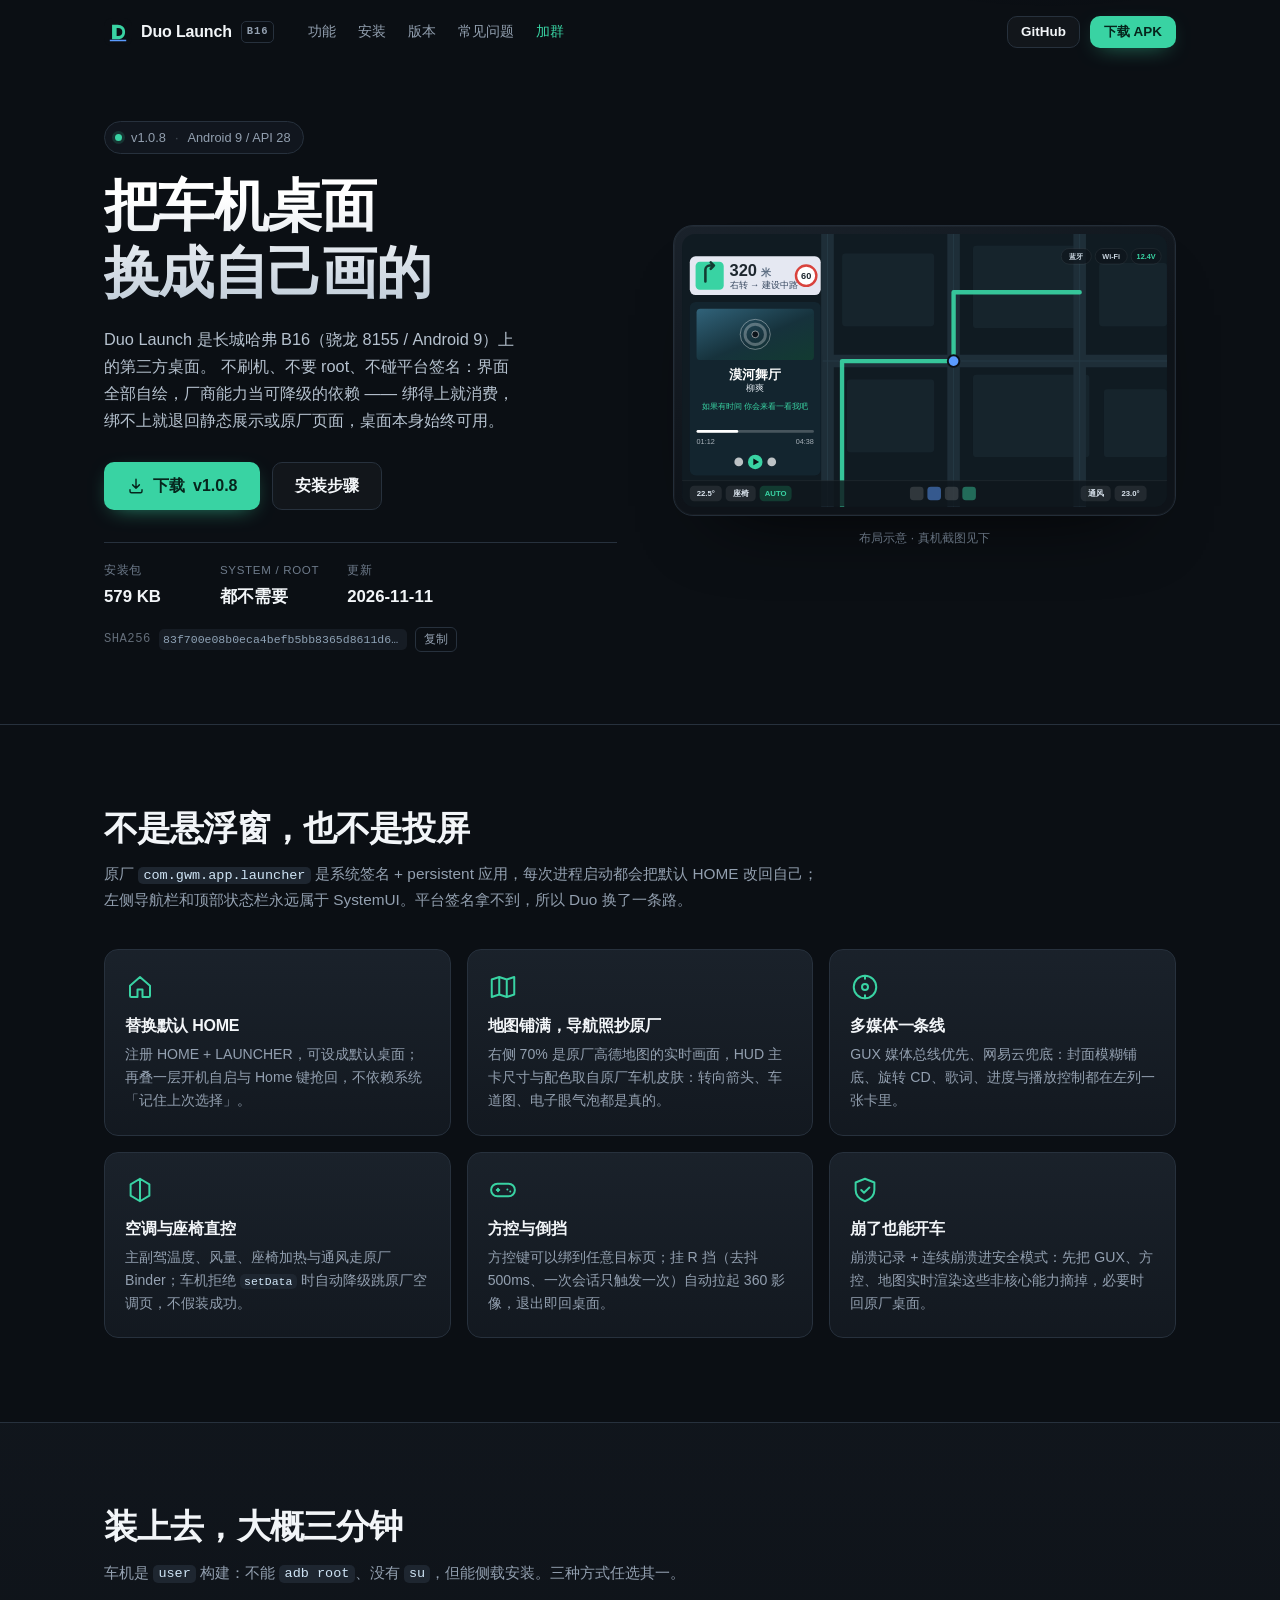
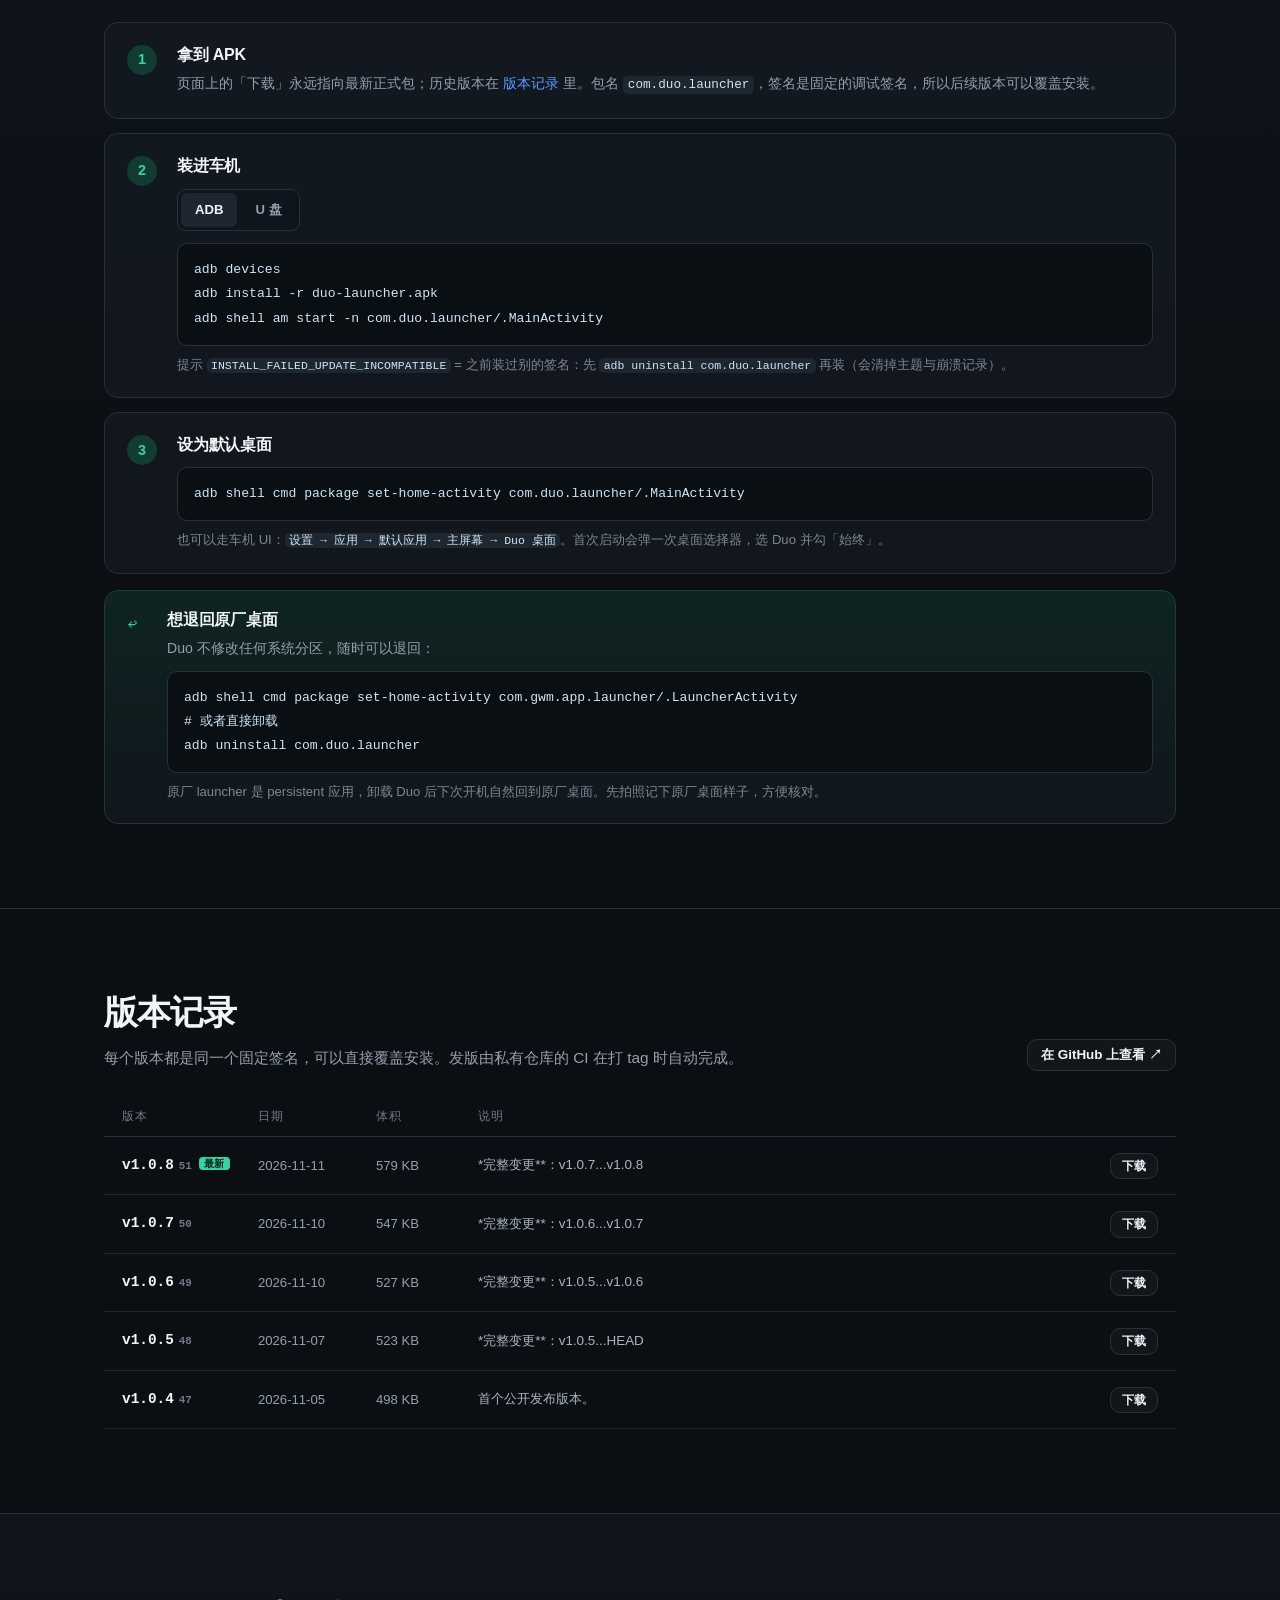
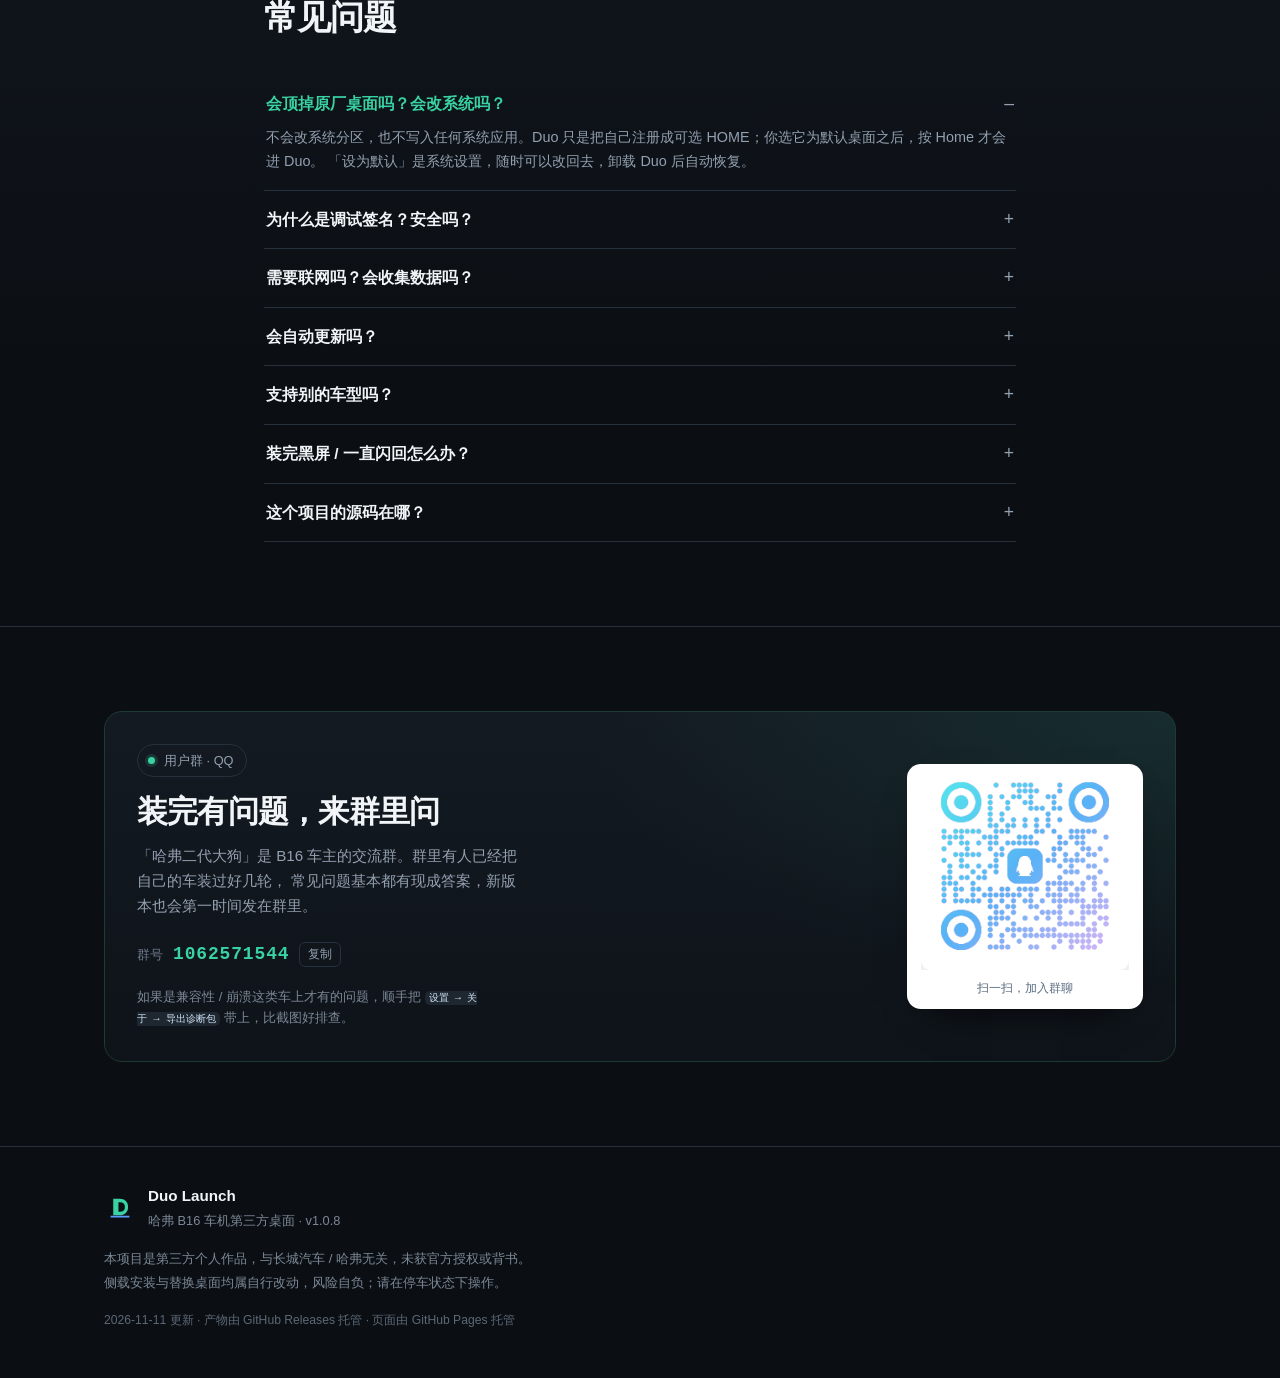
<file: index.html>
<!DOCTYPE html>
<html lang="zh-CN">
<head>
<meta charset="utf-8">
<meta name="viewport" content="width=device-width, initial-scale=1, viewport-fit=cover">
<title>Duo Launch · 哈弗 B16 车机第三方桌面</title>
<meta name="description" content="Duo Launch 是长城哈弗 B16 车机（Android 9 / 骁龙 8155）上的第三方桌面：界面全部自绘，不要 root、不碰平台签名，可替换默认 HOME。这里提供 APK 下载与安装说明。">
<meta name="theme-color" content="#0B0F14">
<meta name="color-scheme" content="dark">
<!-- 相对路径：站点放在 <账号>.github.io/<仓库>/ 或自定义域名根目录都能用，改域名不用改页面。 -->
<link rel="icon" href="assets/icon.svg" type="image/svg+xml">
<link rel="apple-touch-icon" href="assets/icon.svg">
<link rel="stylesheet" href="assets/style.css">
</head>
<body>

<a class="skip" href="#main">跳到正文</a>

<header class="nav" id="nav">
  <div class="wrap nav-in">
    <a class="brand" href="#top" aria-label="Duo Launch 首页">
      <img class="brand-mark" src="assets/icon.svg" alt="" width="28" height="28">
      <span class="brand-name">Duo Launch</span>
      <span class="brand-tag">B16</span>
    </a>
    <nav class="nav-links" aria-label="页面导航">
      <a href="#features">功能</a>
      <a href="#install">安装</a>
      <a href="#releases">版本</a>
      <a href="#faq">常见问题</a>
      <a href="#community">加群</a>
    </nav>
    <div class="nav-act">
      <a class="btn btn-ghost btn-sm" data-gh-link href="https://github.com/" rel="noopener">GitHub</a>
      <a class="btn btn-primary btn-sm" data-latest-apk href="https://github.com/">下载 APK</a>
    </div>
  </div>
</header>

<main id="main">

<!-- ───────────────────────────── hero ───────────────────────────── -->
<section class="hero" id="top">
  <div class="wrap hero-grid">
    <div class="hero-copy">
      <p class="eyebrow">
        <span class="dot"></span>
        <span data-field="version">最新版本</span>
        <span class="sep">·</span>
        <span>Android 9 / API 28</span>
      </p>

      <h1>把车机桌面<br>换成自己画的</h1>

      <p class="lede">
        Duo Launch 是长城哈弗 B16（骁龙 8155 / Android 9）上的第三方桌面。
        不刷机、不要 root、不碰平台签名：界面全部自绘，厂商能力当可降级的依赖 ——
        绑得上就消费，绑不上就退回静态展示或原厂页面，桌面本身始终可用。
      </p>

      <div class="cta-row">
        <a class="btn btn-primary btn-lg" data-latest-apk href="https://github.com/">
          <svg viewBox="0 0 24 24" aria-hidden="true"><path d="M12 3v12m0 0 4.5-4.5M12 15l-4.5-4.5M4 17v2a2 2 0 0 0 2 2h12a2 2 0 0 0 2-2v-2"/></svg>
          下载 <span data-field="version-short">最新版</span>
        </a>
        <a class="btn btn-ghost btn-lg" href="#install">安装步骤</a>
      </div>

      <dl class="stats">
        <div><dt>安装包</dt><dd data-field="size">≈ 360 KB</dd></div>
        <div><dt>system / root</dt><dd>都不需要</dd></div>
        <div><dt>更新</dt><dd data-field="updated">—</dd></div>
      </dl>

      <p class="hash-line">
        <span class="hash-label">SHA256</span>
        <code data-field="sha256">发布后自动生成</code>
        <button class="copy" type="button" data-copy="sha256" title="复制校验和">复制</button>
      </p>
    </div>

    <!-- 界面示意：纯 CSS/SVG 画的比例图，不是截图，但结构 1:1 对齐真机布局 -->
    <div class="hero-visual">
      <div class="device">
        <!-- 布局示意：一条 SVG 画完整块车机屏幕（viewBox 1000×562），
             缩放由 viewBox 决定，不依赖字体/容器查询，任何宽度下比例都一致。 -->
        <svg class="dash" viewBox="0 0 1000 562" role="img"
             aria-label="Duo Launch 桌面布局示意：左列导航信息栏与多媒体卡，右侧原厂地图铺满，底部快捷栏与空调条，右上角系统状态与蓄电池电压。">
          <defs>
            <linearGradient id="coverGrad" x1="0" y1="0" x2="1" y2="1">
              <stop offset="0" stop-color="#31637A"/>
              <stop offset=".55" stop-color="#16323C"/>
              <stop offset="1" stop-color="#123B31"/>
            </linearGradient>
          </defs>

          <!-- 地图底 -->
          <rect width="1000" height="562" fill="#101B22"/>
          <g fill="#16242C">
            <rect x="330" y="40" width="190" height="150" rx="7"/>
            <rect x="600" y="24" width="230" height="170" rx="7"/>
            <rect x="860" y="60" width="140" height="130" rx="7"/>
            <rect x="340" y="300" width="180" height="150" rx="7"/>
            <rect x="600" y="290" width="240" height="170" rx="7"/>
            <rect x="870" y="320" width="130" height="140" rx="7"/>
          </g>
          <g stroke="#1E2E38" stroke-width="26" fill="none">
            <path d="M300 -20 V600"/>
            <path d="M560 -20 V600"/>
            <path d="M820 -20 V600"/>
            <path d="M290 262 H1010"/>
          </g>
          <g stroke="#263A46" stroke-width="2" fill="none">
            <path d="M300 -20 V600"/>
            <path d="M560 -20 V600"/>
            <path d="M820 -20 V600"/>
            <path d="M290 262 H1010"/>
          </g>
          <!-- 导航路线 -->
          <path d="M330 562 V262 H560 V120 H820" stroke="#39D3A3" stroke-width="9"
                stroke-linecap="round" stroke-linejoin="round" fill="none" opacity=".92"/>
          <circle cx="560" cy="262" r="12" fill="#5B9BFF" stroke="#0B0F14" stroke-width="4"/>

          <!-- 左列 · 导航信息栏 -->
          <g>
            <rect x="16" y="46" width="270" height="80" rx="12" fill="#EEF1FB" fill-opacity=".96"/>
            <rect x="28" y="57" width="58" height="58" rx="9" fill="#39D3A3"/>
            <g transform="translate(28.4 54.1) scale(2.2)">
              <path d="M9 20V9a4 4 0 0 1 4-4h4m0 0-3-3m3 3-3 3"
                    stroke="#123B31" stroke-width="2.4" fill="none"
                    stroke-linecap="round" stroke-linejoin="round"/>
            </g>
            <text x="98" y="86" font-size="34" font-weight="700" fill="#1E272F">320</text>
            <text x="162" y="86" font-size="20" font-weight="600" fill="#5A6B80">米</text>
            <text x="98" y="112" font-size="19" fill="#33445C">右转 → 建设中路</text>
            <circle cx="256" cy="86" r="21" fill="#FFFFFF" stroke="#D9433D" stroke-width="5"/>
            <text x="256" y="92" font-size="19" font-weight="700" fill="#1E272F" text-anchor="middle">60</text>
          </g>

          <!-- 左列 · 多媒体卡 -->
          <g>
            <rect x="16" y="140" width="270" height="358" rx="12" fill="#0C141B"/>
            <rect x="16" y="140" width="270" height="358" rx="12" fill="#1B3340" fill-opacity=".55"/>
            <rect x="30" y="154" width="242" height="106" rx="8" fill="url(#coverGrad)"/>
            <circle cx="151" cy="207" r="31" fill="none" stroke="#FFFFFF" stroke-opacity=".38" stroke-width="2"/>
            <circle cx="151" cy="207" r="21" fill="none" stroke="#FFFFFF" stroke-opacity=".28" stroke-width="6"/>
            <circle cx="151" cy="207" r="7" fill="#0C141B" stroke="#FFFFFF" stroke-opacity=".5" stroke-width="2"/>
            <text x="151" y="298" font-size="26" font-weight="650" fill="#FFFFFF" text-anchor="middle">漠河舞厅</text>
            <text x="151" y="324" font-size="18" fill="#DCE3EA" text-anchor="middle">柳爽</text>
            <text x="151" y="360" font-size="17" fill="#39D3A3" text-anchor="middle">如果有时间 你会来看一看我吧</text>
            <rect x="30" y="404" width="242" height="6" rx="3" fill="#FFFFFF" fill-opacity=".22"/>
            <rect x="30" y="404" width="86" height="6" rx="3" fill="#FFFFFF"/>
            <text x="30" y="432" font-size="15" fill="#E7EDF3" fill-opacity=".7">01:12</text>
            <text x="272" y="432" font-size="15" fill="#E7EDF3" fill-opacity=".7" text-anchor="end">04:38</text>
            <circle cx="117" cy="470" r="9" fill="#FFFFFF" fill-opacity=".72"/>
            <circle cx="151" cy="470" r="15" fill="#39D3A3"/>
            <path d="M147 463 l12 7 -12 7z" fill="#0B0F14"/>
            <circle cx="185" cy="470" r="9" fill="#FFFFFF" fill-opacity=".72"/>
          </g>

          <!-- 右上角 · 系统状态与蓄电池 -->
          <g>
            <rect x="782" y="30" width="62" height="32" rx="16" fill="#0F161D" fill-opacity=".72"
                  stroke="#FFFFFF" stroke-opacity=".12"/>
            <text x="813" y="51" font-size="15" font-weight="600" fill="#C8D4DF" text-anchor="middle">蓝牙</text>
            <rect x="852" y="30" width="66" height="32" rx="16" fill="#0F161D" fill-opacity=".72"
                  stroke="#FFFFFF" stroke-opacity=".12"/>
            <text x="885" y="51" font-size="15" font-weight="600" fill="#C8D4DF" text-anchor="middle">Wi-Fi</text>
            <rect x="926" y="30" width="62" height="32" rx="16" fill="#0F161D" fill-opacity=".72"
                  stroke="#FFFFFF" stroke-opacity=".12"/>
            <text x="957" y="51" font-size="15" font-weight="600" fill="#39D3A3" text-anchor="middle">12.4V</text>
          </g>

          <!-- 底部 · 快捷栏 + 空调条 -->
          <g>
            <rect x="0" y="508" width="1000" height="54" fill="#0F161D" fill-opacity=".82"/>
            <rect x="0" y="508" width="1000" height="1.5" fill="#FFFFFF" fill-opacity=".08"/>
            <g font-size="16" font-weight="600">
              <rect x="16" y="519" width="66" height="32" rx="9" fill="#FFFFFF" fill-opacity=".08"/>
              <text x="49" y="540" fill="#D8E2EC" text-anchor="middle">22.5°</text>
              <rect x="90" y="519" width="62" height="32" rx="9" fill="#FFFFFF" fill-opacity=".08"/>
              <text x="121" y="540" fill="#D8E2EC" text-anchor="middle">座椅</text>
              <rect x="160" y="519" width="66" height="32" rx="9" fill="#123B31"/>
              <text x="193" y="540" fill="#39D3A3" text-anchor="middle">AUTO</text>
              <rect x="470" y="521" width="28" height="28" rx="7" fill="#FFFFFF" fill-opacity=".14"/>
              <rect x="506" y="521" width="28" height="28" rx="7" fill="#5B9BFF" fill-opacity=".5"/>
              <rect x="542" y="521" width="28" height="28" rx="7" fill="#FFFFFF" fill-opacity=".14"/>
              <rect x="578" y="521" width="28" height="28" rx="7" fill="#39D3A3" fill-opacity=".45"/>
              <rect x="822" y="519" width="62" height="32" rx="9" fill="#FFFFFF" fill-opacity=".08"/>
              <text x="853" y="540" fill="#D8E2EC" text-anchor="middle">通风</text>
              <rect x="892" y="519" width="66" height="32" rx="9" fill="#FFFFFF" fill-opacity=".08"/>
              <text x="925" y="540" fill="#D8E2EC" text-anchor="middle">23.0°</text>
            </g>
          </g>
        </svg>
      </div>
      <p class="visual-note">布局示意 · 真机截图见下</p>
    </div>
  </div>
</section>

<!-- ─────────────────────────── features ─────────────────────────── -->
<section class="section" id="features">
  <div class="wrap">
    <div class="sec-head">
      <h2>不是悬浮窗，也不是投屏</h2>
      <p>原厂 <code>com.gwm.app.launcher</code> 是系统签名 + persistent 应用，每次进程启动都会把默认 HOME 改回自己；
        左侧导航栏和顶部状态栏永远属于 SystemUI。平台签名拿不到，所以 Duo 换了一条路。</p>
    </div>

    <div class="cards">
      <article class="card">
        <svg class="ico" viewBox="0 0 24 24" aria-hidden="true"><path d="M4 11 12 4l8 7v8a1 1 0 0 1-1 1h-5v-6H10v6H5a1 1 0 0 1-1-1z"/></svg>
        <h3>替换默认 HOME</h3>
        <p>注册 HOME + LAUNCHER，可设成默认桌面；再叠一层开机自启与 Home 键抢回，不依赖系统「记住上次选择」。</p>
      </article>

      <article class="card">
        <svg class="ico" viewBox="0 0 24 24" aria-hidden="true"><path d="m3 6 6-2 6 2 6-2v14l-6 2-6-2-6 2zM9 4v14m6-12v14"/></svg>
        <h3>地图铺满，导航照抄原厂</h3>
        <p>右侧 70% 是原厂高德地图的实时画面，HUD 主卡尺寸与配色取自原厂车机皮肤：转向箭头、车道图、电子眼气泡都是真的。</p>
      </article>

      <article class="card">
        <svg class="ico" viewBox="0 0 24 24" aria-hidden="true"><circle cx="12" cy="12" r="9"/><circle cx="12" cy="12" r="2.4"/><path d="M12 3v2.4M12 18.6V21"/></svg>
        <h3>多媒体一条线</h3>
        <p>GUX 媒体总线优先、网易云兜底：封面模糊铺底、旋转 CD、歌词、进度与播放控制都在左列一张卡里。</p>
      </article>

      <article class="card">
        <svg class="ico" viewBox="0 0 24 24" aria-hidden="true"><path d="M12 3v18M4.5 7.5 12 3l7.5 4.5M4.5 16.5 12 21l7.5-4.5M4.5 7.5v9M19.5 7.5v9"/></svg>
        <h3>空调与座椅直控</h3>
        <p>主副驾温度、风量、座椅加热与通风走原厂 Binder；车机拒绝 <code>setData</code> 时自动降级跳原厂空调页，不假装成功。</p>
      </article>

      <article class="card">
        <svg class="ico" viewBox="0 0 24 24" aria-hidden="true"><rect x="2.5" y="7" width="19" height="10" rx="5"/><path d="M7 12h2m-1-1v2M15.5 11.5h.01M17.8 13.2h.01"/></svg>
        <h3>方控与倒挡</h3>
        <p>方控键可以绑到任意目标页；挂 R 挡（去抖 500ms、一次会话只触发一次）自动拉起 360 影像，退出即回桌面。</p>
      </article>

      <article class="card">
        <svg class="ico" viewBox="0 0 24 24" aria-hidden="true"><path d="M12 3l7.5 3v6c0 4.2-3 7.4-7.5 9-4.5-1.6-7.5-4.8-7.5-9V6z"/><path d="m9 12 2.2 2.2L15.5 10"/></svg>
        <h3>崩了也能开车</h3>
        <p>崩溃记录 + 连续崩溃进安全模式：先把 GUX、方控、地图实时渲染这些非核心能力摘掉，必要时回原厂桌面。</p>
      </article>
    </div>

    <figure class="shot-slot" data-shot-slot hidden>
      <img data-shot-img alt="Duo Launch 在车机上的实际界面" loading="lazy" decoding="async">
      <figcaption data-shot-cap>真机界面</figcaption>
    </figure>
  </div>
</section>

<!-- ─────────────────────────── install ─────────────────────────── -->
<section class="section section-alt" id="install">
  <div class="wrap">
    <div class="sec-head">
      <h2>装上去，大概三分钟</h2>
      <p>车机是 <code>user</code> 构建：不能 <code>adb root</code>、没有 <code>su</code>，但能侧载安装。三种方式任选其一。</p>
    </div>

    <div class="steps">
      <div class="step">
        <span class="step-n">1</span>
        <div class="step-b">
          <h3>拿到 APK</h3>
          <p>页面上的「下载」永远指向最新正式包；历史版本在 <a href="#releases">版本记录</a> 里。包名 <code>com.duo.launcher</code>，签名是固定的调试签名，所以后续版本可以覆盖安装。</p>
        </div>
      </div>

      <div class="step">
        <span class="step-n">2</span>
        <div class="step-b">
          <h3>装进车机</h3>
          <div class="tabs" data-tabs>
            <div class="tab-bar" role="tablist" aria-label="安装方式">
              <button role="tab" aria-selected="true" data-tab="adb">ADB</button>
              <button role="tab" aria-selected="false" data-tab="usb">U 盘</button>
            </div>
            <div class="tab-panel" data-panel="adb" role="tabpanel">
              <pre class="code"><code>adb devices
adb install -r duo-launcher.apk
adb shell am start -n com.duo.launcher/.MainActivity</code></pre>
              <p class="hint">提示 <code>INSTALL_FAILED_UPDATE_INCOMPATIBLE</code> = 之前装过别的签名：先 <code>adb uninstall com.duo.launcher</code> 再装（会清掉主题与崩溃记录）。</p>
            </div>
            <div class="tab-panel" data-panel="usb" role="tabpanel" hidden>
              <ol class="oled">
                <li>把 <code>duo-launcher.apk</code> 拷到 FAT32/exFAT U 盘根目录或 <code>Download/</code>。</li>
                <li>U 盘插车机 → 用车机自带的文件管理器打开 APK → 允许「未知来源应用」。</li>
                <li>部分固件会拦第三方安装，需要在「设置 → 应用 → 特殊权限 → 安装未知应用」里给文件管理器授权。</li>
              </ol>
            </div>
          </div>
        </div>
      </div>

      <div class="step">
        <span class="step-n">3</span>
        <div class="step-b">
          <h3>设为默认桌面</h3>
          <pre class="code"><code>adb shell cmd package set-home-activity com.duo.launcher/.MainActivity</code></pre>
          <p class="hint">也可以走车机 UI：<code>设置 → 应用 → 默认应用 → 主屏幕 → Duo 桌面</code>。首次启动会弹一次桌面选择器，选 Duo 并勾「始终」。</p>
        </div>
      </div>
    </div>

    <div class="callout">
      <div class="callout-i" aria-hidden="true">↩</div>
      <div>
        <h3>想退回原厂桌面</h3>
        <p>Duo 不修改任何系统分区，随时可以退回：</p>
        <pre class="code"><code>adb shell cmd package set-home-activity com.gwm.app.launcher/.LauncherActivity
# 或者直接卸载
adb uninstall com.duo.launcher</code></pre>
        <p class="hint">原厂 launcher 是 persistent 应用，卸载 Duo 后下次开机自然回到原厂桌面。先拍照记下原厂桌面样子，方便核对。</p>
      </div>
    </div>
  </div>
</section>

<!-- ─────────────────────────── releases ─────────────────────────── -->
<section class="section" id="releases">
  <div class="wrap">
    <div class="sec-head sec-head-row">
      <div>
        <h2>版本记录</h2>
        <p>每个版本都是同一个固定签名，可以直接覆盖安装。发版由私有仓库的 CI 在打 tag 时自动完成。</p>
      </div>
      <a class="btn btn-ghost btn-sm" data-releases-page href="https://github.com/" rel="noopener">在 GitHub 上查看 ↗</a>
    </div>

    <div class="rel-head" aria-hidden="true">
      <span>版本</span><span>日期</span><span>体积</span><span>说明</span><span></span>
    </div>
    <ul class="rel-list" data-release-list>
      <li class="rel-empty">正在读取版本记录…</li>
    </ul>
  </div>
</section>

<!-- ───────────────────────────── faq ───────────────────────────── -->
<section class="section section-alt" id="faq">
  <div class="wrap wrap-narrow">
    <div class="sec-head">
      <h2>常见问题</h2>
    </div>

    <details class="faq" open>
      <summary>会顶掉原厂桌面吗？会改系统吗？</summary>
      <p>不会改系统分区，也不写入任何系统应用。Duo 只是把自己注册成可选 HOME；你选它为默认桌面之后，按 Home 才会进 Duo。
        「设为默认」是系统设置，随时可以改回去，卸载 Duo 后自动恢复。</p>
    </details>

    <details class="faq">
      <summary>为什么是调试签名？安全吗？</summary>
      <p>车机装不了平台签名之外的系统应用，也不需要 —— 普通第三方应用就够用。签名固定保存在 CI 的 secret 里，所以版本之间可以互相覆盖安装。
        代价是别人拿到同一个密钥就能覆盖你的 Duo，因此更新请只从本页或 GitHub Release 下载，并核对页面上的 SHA256。</p>
    </details>

    <details class="faq">
      <summary>需要联网吗？会收集数据吗？</summary>
      <p>日常使用完全不联网：车辆数据、媒体、地图全部来自车机本地的厂商服务和已装应用。
        唯一的可选网络请求是「设置 → 关于 → 检查更新」，只 GET 一张版本清单 JSON，不上报安装 ID、不做统计。</p>
    </details>

    <details class="faq">
      <summary>会自动更新吗？</summary>
      <p>不会。车机是 <code>user</code> 构建，没有应用商店也无法静默安装，所以检查更新只做「告诉你有没有新版」，装不装、怎么装仍由你决定。
        本页的下载按钮永远指向最新正式包，用 ADB 覆盖安装即可。</p>
    </details>

    <details class="faq">
      <summary>支持别的车型吗？</summary>
      <p>只针对哈弗 B16（GWM / 骁龙 8155 / Android 9 / 1920×1080）调过。其他 GWM 车型理论上能看到界面，但车辆字段、方控键位、厂商组件名都要先用应用内的「兼容性自检」确认，绑不上的能力会降级或隐藏。</p>
    </details>

    <details class="faq">
      <summary>装完黑屏 / 一直闪回怎么办？</summary>
      <p>连续崩溃会触发安全模式并尝试回原厂桌面。如果还卡着，插上 ADB：</p>
      <pre class="code"><code>adb shell cmd package set-home-activity com.gwm.app.launcher/.LauncherActivity
adb uninstall com.duo.launcher</code></pre>
      <p>改完不用刷机，也不会留下残留。</p>
    </details>

    <details class="faq">
      <summary>这个项目的源码在哪？</summary>
      <p>主线开发仓库是私有的，没有公开计划。本仓库只做两件事：放发布产物、放这个介绍页。</p>
    </details>
  </div>
</section>

<!-- ─────────────────────── community ─────────────────────── -->
<section class="section" id="community">
  <div class="wrap">
    <div class="join">
      <div class="join-copy">
        <p class="eyebrow"><span class="dot"></span>用户群 · QQ</p>
        <h2>装完有问题，来群里问</h2>
        <p class="join-lede">「哈弗二代大狗」是 B16 车主的交流群。群里有人已经把自己的车装过好几轮，
          常见问题基本都有现成答案，新版本也会第一时间发在群里。</p>

        <p class="join-num">
          <span class="join-label">群号</span>
          <strong data-field="qq">1062571544</strong>
          <button class="copy" type="button" data-copy="qq" title="复制群号">复制</button>
        </p>

        <p class="join-hint">如果是兼容性 / 崩溃这类车上才有的问题，顺手把
          <code>设置 → 关于 → 导出诊断包</code> 带上，比截图好排查。</p>
      </div>

      <figure class="join-card">
        <img src="assets/qq-group.png" width="248" height="229" loading="lazy" decoding="async"
             alt="「哈弗二代大狗」QQ 群二维码，群号 1062571544">
        <figcaption>扫一扫，加入群聊</figcaption>
      </figure>
    </div>
  </div>
</section>

</main>

<footer class="foot">
  <div class="wrap foot-in">
    <div class="foot-brand">
      <img src="assets/icon.svg" alt="" width="32" height="32">
      <div>
        <p class="foot-name">Duo Launch</p>
        <p class="foot-sub">哈弗 B16 车机第三方桌面 · <span data-field="version-short">—</span></p>
      </div>
    </div>
    <p class="foot-disc">
      本项目是第三方个人作品，与长城汽车 / 哈弗无关，未获官方授权或背书。<br>
      侧载安装与替换桌面均属自行改动，风险自负；请在停车状态下操作。
    </p>
    <p class="foot-meta">
      <span data-field="updated">—</span> 更新 · 产物由 GitHub Releases 托管 · 页面由 GitHub Pages 托管
    </p>
  </div>
</footer>

<script src="assets/app.js" defer></script>
</body>
</html>
</file>
<file: assets/style.css>
/* Duo Launch · 发布页样式
   颜色取自主线仓库 tools/design-tokens/tokens.json 的 theme/dark，
   所以落地页和车机界面是同一套品牌色。 */

:root {
  --bg: #0B0F14;
  --surface: #151B23;
  --surface2: #1E2630;
  --stroke: #27313D;
  --text: #F2F5F8;
  --dim: #93A0B0;
  --accent: #39D3A3;
  --accent-ink: #06251C;
  --accent-soft: #123B31;
  --accent2: #5B9BFF;
  --warn: #FFB84D;
  --radius: 14px;
  --wrap: 1120px;
  --sans: -apple-system, BlinkMacSystemFont, "Segoe UI", "PingFang SC",
          "Hiragino Sans GB", "Microsoft YaHei", "Noto Sans CJK SC", sans-serif;
  --mono: ui-monospace, SFMono-Regular, "SF Mono", Menlo, Consolas,
          "Liberation Mono", monospace;
}

* { box-sizing: border-box; }

html {
  scroll-behavior: smooth;
  scroll-padding-top: 76px;
  -webkit-text-size-adjust: 100%;
}

body {
  margin: 0;
  background: var(--bg);
  color: var(--text);
  font-family: var(--sans);
  font-size: 16px;
  line-height: 1.65;
  -webkit-font-smoothing: antialiased;
  overflow-x: hidden;
}

/* 顶部一层极淡的品牌光晕，避免整页死黑 */
body::before {
  content: "";
  position: fixed;
  inset: -30vh 0 auto 0;
  height: 70vh;
  background:
    radial-gradient(50% 60% at 22% 0%, rgba(57, 211, 163, .12), transparent 70%),
    radial-gradient(45% 55% at 82% 6%, rgba(91, 155, 255, .10), transparent 70%);
  pointer-events: none;
  z-index: 0;
}

img, svg { display: block; max-width: 100%; }

a { color: var(--accent2); text-decoration: none; }
a:hover { text-decoration: underline; }

code {
  font-family: var(--mono);
  font-size: .88em;
  padding: .1em .38em;
  border-radius: 5px;
  background: var(--surface2);
  color: #CFE4F5;
  word-break: break-word;
}

h1, h2, h3 { line-height: 1.2; letter-spacing: -.015em; margin: 0; }

.wrap {
  width: 100%;
  max-width: var(--wrap);
  margin: 0 auto;
  padding: 0 24px;
  position: relative;
  z-index: 1;
}
.wrap-narrow { max-width: 800px; }

.skip {
  position: absolute;
  left: -999px;
  top: 8px;
  z-index: 100;
  background: var(--accent);
  color: var(--accent-ink);
  padding: 8px 14px;
  border-radius: 8px;
}
.skip:focus { left: 8px; }

/* ─────────────────────────── nav ─────────────────────────── */
.nav {
  position: sticky;
  top: 0;
  z-index: 50;
  border-bottom: 1px solid transparent;
  transition: background .2s, border-color .2s, backdrop-filter .2s;
}
.nav.is-scrolled {
  background: rgba(11, 15, 20, .82);
  backdrop-filter: saturate(150%) blur(14px);
  -webkit-backdrop-filter: saturate(150%) blur(14px);
  border-bottom-color: var(--stroke);
}
.nav-in {
  display: flex;
  align-items: center;
  gap: 20px;
  height: 64px;
}
.brand {
  display: inline-flex;
  align-items: center;
  gap: 9px;
  color: var(--text);
  font-weight: 650;
  letter-spacing: -.01em;
}
.brand:hover { text-decoration: none; }
.brand-mark { border-radius: 8px; }
.brand-name { font-size: 1rem; }
.brand-tag {
  font-family: var(--mono);
  font-size: .66rem;
  letter-spacing: .08em;
  color: var(--dim);
  border: 1px solid var(--stroke);
  border-radius: 5px;
  padding: 1px 5px;
}
.nav-links {
  display: flex;
  gap: 22px;
  margin-left: 14px;
  font-size: .9rem;
}
.nav-links a { color: var(--dim); }
.nav-links a:hover { color: var(--text); text-decoration: none; }
.nav-links a.is-active { color: var(--accent); }
.nav-act { margin-left: auto; display: flex; gap: 10px; }

/* ───────────────────────── buttons ───────────────────────── */
.btn {
  display: inline-flex;
  align-items: center;
  justify-content: center;
  gap: 8px;
  border: 1px solid transparent;
  border-radius: 10px;
  font-family: inherit;
  font-size: .92rem;
  font-weight: 600;
  line-height: 1;
  padding: 11px 16px;
  cursor: pointer;
  white-space: nowrap;
  transition: transform .12s ease, background .16s, border-color .16s, color .16s;
}
.btn:hover { text-decoration: none; transform: translateY(-1px); }
.btn:active { transform: translateY(0); }
.btn:focus-visible { outline: 2px solid var(--accent2); outline-offset: 2px; }
.btn-sm { padding: 8px 13px; font-size: .84rem; }
.btn-lg { padding: 14px 22px; font-size: 1rem; }
.btn-xs { padding: 6px 11px; font-size: .78rem; }

.btn-primary {
  background: var(--accent);
  color: var(--accent-ink);
  box-shadow: 0 6px 22px -10px rgba(57, 211, 163, .8);
}
.btn-primary:hover { background: #4BE4B6; }
.btn-ghost {
  background: rgba(255, 255, 255, .03);
  border-color: var(--stroke);
  color: var(--text);
}
.btn-ghost:hover { background: var(--surface2); border-color: #3A4756; }
.btn svg {
  width: 18px;
  height: 18px;
  fill: none;
  stroke: currentColor;
  stroke-width: 1.9;
  stroke-linecap: round;
  stroke-linejoin: round;
}

/* ─────────────────────────── hero ─────────────────────────── */
.hero { padding: 56px 0 72px; }
.hero-grid {
  display: grid;
  grid-template-columns: minmax(0, 1.02fr) minmax(0, 1fr);
  gap: 56px;
  align-items: center;
}
/* 网格项默认 min-width:auto，里面有个 viewBox=1000 的 svg 会把整行顶宽、
   手机上就会出现横向裁切。显式归零，让 svg 按轨道宽度缩。 */
.hero-copy, .hero-visual { min-width: 0; }
.eyebrow {
  display: inline-flex;
  align-items: center;
  gap: 9px;
  margin: 0 0 18px;
  font-size: .8rem;
  color: var(--dim);
  border: 1px solid var(--stroke);
  background: rgba(21, 27, 35, .7);
  border-radius: 999px;
  padding: 5px 12px 5px 10px;
}
.eyebrow .dot {
  width: 7px;
  height: 7px;
  border-radius: 50%;
  background: var(--accent);
  box-shadow: 0 0 0 3px rgba(57, 211, 163, .16);
}
.eyebrow .sep { opacity: .4; }

.hero h1 {
  font-size: clamp(2.3rem, 4.6vw, 3.5rem);
  font-weight: 700;
  letter-spacing: -.03em;
  background: linear-gradient(180deg, #FFFFFF 20%, #A9BACB 130%);
  -webkit-background-clip: text;
  background-clip: text;
  color: transparent;
}
.lede {
  margin: 20px 0 0;
  font-size: 1.02rem;
  color: #B6C2CF;
  max-width: 46ch;
}
.cta-row {
  display: flex;
  flex-wrap: wrap;
  gap: 12px;
  margin: 28px 0 0;
}

.stats {
  display: flex;
  flex-wrap: wrap;
  gap: 28px;
  margin: 32px 0 0;
  padding: 18px 0 0;
  border-top: 1px solid var(--stroke);
}
.stats div { min-width: 88px; }
.stats dt {
  font-size: .72rem;
  letter-spacing: .06em;
  text-transform: uppercase;
  color: #6E7B8B;
  margin-bottom: 3px;
}
.stats dd { margin: 0; font-size: 1.05rem; font-weight: 600; }

.hash-line {
  display: flex;
  align-items: center;
  gap: 8px;
  flex-wrap: wrap;
  margin: 16px 0 0;
  font-size: .76rem;
  color: var(--dim);
}
.hash-label {
  font-family: var(--mono);
  letter-spacing: .04em;
  opacity: .65;
}
.hash-line code {
  background: rgba(30, 38, 48, .6);
  color: #8FA3B6;
  font-size: .72rem;
  max-width: min(100%, 36ch);
  overflow: hidden;
  text-overflow: ellipsis;
  white-space: nowrap;
  flex: 0 1 auto;
}
.copy {
  border: 1px solid var(--stroke);
  background: transparent;
  color: var(--dim);
  border-radius: 6px;
  font: inherit;
  font-size: .72rem;
  padding: 2px 8px;
  cursor: pointer;
}
.copy:hover { color: var(--text); border-color: #3A4756; }
.copy.is-done { color: var(--accent); border-color: var(--accent-soft); }

/* ─────────────────────── dashboard mock ───────────────────────
   整块界面是一条 SVG（viewBox 1000×562），文字用 SVG 用户单位，
   所以缩放完全由 viewBox 决定 —— 不依赖容器查询，任何宽度下比例一致。 */
.hero-visual { position: relative; }
.device {
  padding: 8px;
  border-radius: 20px;
  border: 1px solid #232D38;
  background: linear-gradient(160deg, #1A222B, #0E1319 60%);
  box-shadow:
    0 40px 80px -50px rgba(0, 0, 0, .95),
    0 0 0 1px rgba(255, 255, 255, .03) inset;
}
.dash {
  width: 100%;
  max-width: 100%;
  height: auto;
  display: block;
  border-radius: 13px;
  overflow: hidden;
  font-family: var(--sans);
  user-select: none;
}

.visual-note {
  margin: 12px 0 0;
  text-align: center;
  font-size: .76rem;
  color: #64707E;
}

/* ───────────────────────── sections ───────────────────────── */
.section { padding: 84px 0; border-top: 1px solid var(--stroke); }
.section-alt { background: linear-gradient(180deg, rgba(21, 27, 35, .55), transparent 65%); }
.sec-head { margin-bottom: 36px; max-width: 720px; }
.sec-head h2 {
  font-size: clamp(1.6rem, 2.8vw, 2.1rem);
  font-weight: 680;
  letter-spacing: -.025em;
}
.sec-head p { margin: 12px 0 0; color: var(--dim); font-size: .96rem; }
.sec-head-row {
  display: flex;
  align-items: flex-end;
  justify-content: space-between;
  gap: 20px;
  max-width: none;
}

.cards {
  display: grid;
  grid-template-columns: repeat(3, minmax(0, 1fr));
  gap: 16px;
}
.card {
  background: linear-gradient(180deg, rgba(30, 38, 48, .8), rgba(21, 27, 35, .8));
  border: 1px solid var(--stroke);
  border-radius: var(--radius);
  padding: 22px 20px;
  transition: border-color .18s, transform .18s;
}
.card:hover { border-color: #364353; transform: translateY(-2px); }
.card .ico {
  width: 30px;
  height: 30px;
  fill: none;
  stroke: var(--accent);
  stroke-width: 1.6;
  stroke-linecap: round;
  stroke-linejoin: round;
  margin-bottom: 14px;
}
.card h3 { font-size: 1rem; font-weight: 650; }
.card p { margin: 8px 0 0; font-size: .88rem; color: var(--dim); }
.card code { font-size: .82em; }

.shot-slot {
  margin: 28px 0 0;
  border: 1px solid var(--stroke);
  border-radius: var(--radius);
  overflow: hidden;
  background: var(--surface);
}
.shot-slot img { width: 100%; height: auto; }
.shot-slot figcaption {
  padding: 10px 16px;
  font-size: .82rem;
  color: var(--dim);
  border-top: 1px solid var(--stroke);
}

/* ───────────────────────── install ───────────────────────── */
.steps { display: grid; gap: 14px; }
.step {
  display: grid;
  grid-template-columns: 34px minmax(0, 1fr);
  gap: 16px;
  background: rgba(21, 27, 35, .72);
  border: 1px solid var(--stroke);
  border-radius: var(--radius);
  padding: 22px;
}
.step-n {
  width: 30px;
  height: 30px;
  border-radius: 50%;
  background: var(--accent-soft);
  color: var(--accent);
  font-weight: 700;
  font-size: .9rem;
  display: grid;
  place-items: center;
}
.step-b h3 { font-size: 1rem; font-weight: 650; }
.step-b p { margin: 8px 0 0; color: var(--dim); font-size: .9rem; }

.code {
  margin: 12px 0 0;
  padding: 14px 16px;
  background: #0A0F14;
  border: 1px solid var(--stroke);
  border-radius: 10px;
  overflow-x: auto;
  font-family: var(--mono);
  font-size: .82rem;
  line-height: 1.85;
  color: #CFE4F5;
}
.code code { background: none; padding: 0; color: inherit; font-size: 1em; }
.hint { font-size: .82rem !important; color: #7C8896 !important; }
.oled { margin: 12px 0 0; padding-left: 20px; color: var(--dim); font-size: .9rem; }
.oled li + li { margin-top: 6px; }

.tabs .tab-bar {
  display: inline-flex;
  gap: 4px;
  margin-top: 14px;
  padding: 3px;
  border: 1px solid var(--stroke);
  border-radius: 9px;
  background: #0F151C;
}
.tab-bar button {
  border: 0;
  background: transparent;
  color: var(--dim);
  font: inherit;
  font-size: .82rem;
  font-weight: 600;
  padding: 6px 14px;
  border-radius: 6px;
  cursor: pointer;
}
.tab-bar button[aria-selected="true"] { background: var(--surface2); color: var(--text); }
.tab-panel[hidden] { display: none; }

.callout {
  display: grid;
  grid-template-columns: 26px minmax(0, 1fr);
  gap: 14px;
  margin-top: 16px;
  padding: 20px 22px;
  border: 1px solid #1E3B33;
  background: linear-gradient(180deg, rgba(18, 59, 49, .5), rgba(21, 27, 35, .6));
  border-radius: var(--radius);
}
.callout-i { font-size: 1.2rem; color: var(--accent); line-height: 1.4; }
.callout h3 { font-size: .98rem; font-weight: 650; }
.callout p { margin: 8px 0 0; color: var(--dim); font-size: .88rem; }
.callout .code { margin-top: 10px; }

/* ───────────────────────── releases ───────────────────────── */
.rel-head, .rel {
  display: grid;
  grid-template-columns: 122px 104px 88px minmax(0, 1fr) 86px;
  gap: 14px;
  align-items: center;
}
.rel-head {
  font-size: .72rem;
  letter-spacing: .07em;
  text-transform: uppercase;
  color: #6E7B8B;
  padding: 0 18px 10px;
}
.rel-list { list-style: none; margin: 0; padding: 0; border-top: 1px solid var(--stroke); }
.rel {
  padding: 15px 18px;
  border-bottom: 1px solid #1E2833;
  transition: background .15s;
}
.rel:hover { background: rgba(30, 38, 48, .45); }
.rel-v { font-weight: 650; font-family: var(--mono); font-size: .9rem; }
.rel-v em {
  font-style: normal;
  font-size: .68rem;
  color: #6E7B8B;
  margin-left: 5px;
}
.rel-v.is-latest::after {
  content: "最新";
  font-family: var(--sans);
  font-size: .62rem;
  font-weight: 700;
  letter-spacing: .04em;
  color: var(--accent-ink);
  background: var(--accent);
  border-radius: 4px;
  padding: 1px 5px;
  margin-left: 7px;
  vertical-align: 2px;
}
.rel-d, .rel-s { font-size: .82rem; color: var(--dim); font-variant-numeric: tabular-nums; }
.rel-n {
  font-size: .84rem;
  color: #A9B6C4;
  display: -webkit-box;
  -webkit-line-clamp: 2;
  -webkit-box-orient: vertical;
  overflow: hidden;
}
.rel-n .sum { color: var(--dim); }
.rel-a { text-align: right; }
.rel-empty {
  padding: 26px 18px;
  color: var(--dim);
  font-size: .9rem;
  border-bottom: 1px solid #1E2833;
}
.rel-empty a { font-weight: 600; }

/* ─────────────────────────── faq ─────────────────────────── */
.faq {
  border-bottom: 1px solid var(--stroke);
  padding: 16px 2px;
}
.faq summary {
  cursor: pointer;
  font-weight: 600;
  font-size: .97rem;
  list-style: none;
  display: flex;
  align-items: center;
  gap: 10px;
}
.faq summary::-webkit-details-marker { display: none; }
.faq summary::after {
  content: "+";
  margin-left: auto;
  color: var(--dim);
  font-weight: 400;
  font-size: 1.1rem;
  line-height: 1;
}
.faq[open] summary::after { content: "–"; }
.faq[open] summary { color: var(--accent); }
.faq p { margin: 10px 0 0; color: var(--dim); font-size: .9rem; }
.faq .code { margin-top: 10px; }

/* ─────────────────────── community ─────────────────────── */
.join {
  display: grid;
  grid-template-columns: minmax(0, 1fr) auto;
  gap: 36px;
  align-items: center;
  padding: 32px;
  border: 1px solid #1E3B33;
  border-radius: 18px;
  background:
    radial-gradient(90% 130% at 100% 0%, rgba(57, 211, 163, .10), transparent 62%),
    linear-gradient(180deg, rgba(21, 27, 35, .92), rgba(15, 20, 26, .92));
}
.join-copy .eyebrow { margin-bottom: 16px; }
.join-copy h2 {
  font-size: clamp(1.5rem, 2.6vw, 1.95rem);
  font-weight: 680;
  letter-spacing: -.025em;
}
.join-lede {
  margin: 12px 0 0;
  color: var(--dim);
  font-size: .95rem;
  max-width: 46ch;
}
.join-num {
  display: flex;
  align-items: center;
  gap: 10px;
  flex-wrap: wrap;
  margin: 22px 0 0;
}
.join-label { color: #6E7B8B; font-size: .8rem; }
.join-num strong {
  font-family: var(--mono);
  font-size: 1.12rem;
  letter-spacing: .05em;
  color: var(--accent);
}
.join-hint {
  margin: 16px 0 0;
  color: #7C8896;
  font-size: .82rem;
  max-width: 48ch;
}
.join-hint code { font-size: .8em; }

/* 二维码必须保持白底深色：反色或低对比会让手机扫不出来 */
.join-card {
  margin: 0;
  padding: 14px 14px 10px;
  border-radius: 14px;
  background: #FFFFFF;
  text-align: center;
  justify-self: center;
  box-shadow: 0 18px 40px -24px rgba(0, 0, 0, .95);
}
.join-card img { width: 208px; height: auto; margin: 0 auto; }
.join-card figcaption { margin-top: 8px; font-size: .78rem; color: #5A6B80; }

@media (max-width: 760px) {
  .join { grid-template-columns: 1fr; padding: 22px; gap: 24px; text-align: center; }
  .join-lede, .join-hint { margin-left: auto; margin-right: auto; }
  .join-num { justify-content: center; }
  .join-card img { width: 190px; }
}

/* ────────────────────────── footer ────────────────────────── */
.foot {
  border-top: 1px solid var(--stroke);
  padding: 36px 0 48px;
  font-size: .84rem;
  color: #7C8896;
}
.foot-in { display: grid; gap: 16px; }
.foot-brand { display: flex; align-items: center; gap: 12px; }
.foot-brand img { border-radius: 9px; }
.foot-name { margin: 0; font-weight: 650; color: var(--text); font-size: .95rem; }
.foot-sub { margin: 2px 0 0; font-size: .8rem; }
.foot-disc { margin: 0; max-width: 72ch; line-height: 1.75; }
.foot-meta { margin: 0; font-size: .76rem; color: #5C6875; }

/* ──────────────────────── responsive ──────────────────────── */
@media (max-width: 980px) {
  .hero-grid { grid-template-columns: minmax(0, 1fr); gap: 40px; }
  .hero { padding-top: 40px; }
  .cards { grid-template-columns: repeat(2, minmax(0, 1fr)); }
  .nav-links { display: none; }
}

@media (max-width: 760px) {
  .wrap { padding: 0 18px; }
  .section { padding: 60px 0; }
  .hero { padding: 32px 0 56px; }
  .cards { grid-template-columns: minmax(0, 1fr); }
  .sec-head-row { flex-direction: column; align-items: flex-start; }

  .rel-head { display: none; }
  .rel {
    grid-template-columns: 1fr auto;
    grid-template-areas:
      "v a"
      "meta a"
      "n n";
    row-gap: 6px;
    padding: 16px 4px;
  }
  .rel-v { grid-area: v; }
  .rel-d { grid-area: meta; }
  .rel-s { display: none; }
  .rel-n { grid-area: n; }
  .rel-a { grid-area: a; align-self: center; }
  .rel-n { -webkit-line-clamp: 3; }

  /* 窄屏下命令不横向滚动：车机上 ADB 命令很长，
     用卡片里的小横条滚很难受，直接折行。 */
  .code { white-space: pre-wrap; word-break: break-all; }

  .step { grid-template-columns: 1fr; gap: 10px; padding: 18px; }
  .stats { gap: 20px; }
  .stats div { min-width: 72px; }
  .nav-act .btn-ghost { display: none; }
}

@media (prefers-reduced-motion: reduce) {
  html { scroll-behavior: auto; }
  * { transition: none !important; animation: none !important; }
}

/* 进场动画：只给 JS 打开了 .anim 的浏览器，避免无 JS 时内容消失 */
.anim .card, .anim .step, .anim .callout, .anim .join { opacity: 0; transform: translateY(10px); }
.anim .in { opacity: 1; transform: none; transition: opacity .5s ease, transform .5s ease; }

@media print {
  .nav, .hero-visual, .cta-row { display: none; }
  body { background: #fff; color: #000; }
}
</file>
